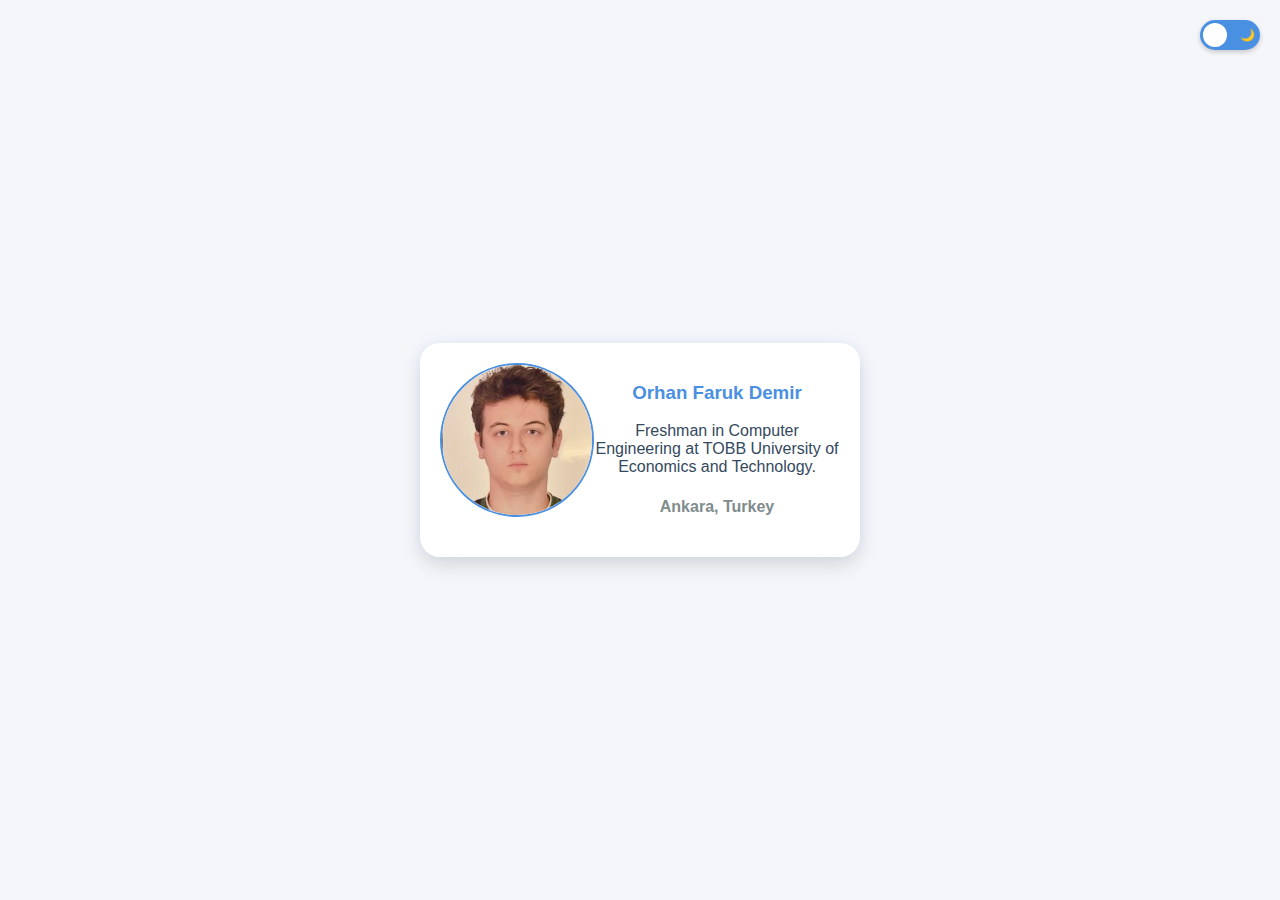
<file: index.html>
<!DOCTYPE html>
<html>

<head>
    <meta charset="UTF-8">
    <meta name="viewport" content="width=device-width, initial-scale=1.0">
    <title>Orhan Faruk Demir - Personal Card</title>
    <link rel="stylesheet" href="style.css">
</head>

<body class="theme-light">
    <button id="theme-toggle" class="theme-toggle">
        <div class="theme-icons">
            <span>☀️</span>
            <span>🌙</span>
        </div>
        <div class="toggle-circle"></div>
    </button>

    <div class="card">
        <div>
            <img src="me.jpg" alt="me" class="avatar">
        </div>

        <div>
            <h3>Orhan Faruk Demir</h3>
            <p>Freshman in Computer Engineering at TOBB University of Economics and Technology.</p>
            <h4>Ankara, Turkey</h4>
        </div>
    </div>

    <script>
        const themeToggle = document.getElementById('theme-toggle');
        const body = document.body;

        themeToggle.addEventListener('click', () => {
            if (body.classList.contains('theme-light')) {
                body.classList.replace('theme-light', 'theme-dark');
            } else {
                body.classList.replace('theme-dark', 'theme-light');
            }
        });
    </script>
</body>

</html>
</file>
<file: style.css>
body {
    margin: 0;
    font-family: Verdana, Geneva, Tahoma, sans-serif;
    transition: all 0.3s ease;
    min-height: 100vh;
    display: flex;
    justify-content: center;
    align-items: center;
}

.avatar {
    width: 150px;
    border-radius: 50%;
    border: 2px solid #4a90e2;
    transition: all 0.3s ease;
}

.card {
    width: 400px;
    margin: 0 auto;
    padding: 20px;
    display: flex;
    justify-content: space-around;
    text-align: center;
    background: #ffffff;
    color: #2c3e50;
    border-radius: 20px;
    box-shadow: 0 10px 20px rgba(0, 0, 0, 0.1),
        0 0 15px rgba(74, 144, 226, 0.1);
    transition: all 0.3s ease;
}

/* Theme Toggle Button Styles */
.theme-toggle {
    position: fixed;
    top: 20px;
    right: 20px;
    width: 60px;
    height: 30px;
    border-radius: 15px;
    border: none;
    cursor: pointer;
    background-color: #4a90e2;
    padding: 3px;
    transition: all 0.3s ease;
    display: flex;
    align-items: center;
    justify-content: space-between;
    box-shadow: 0 2px 5px rgba(0, 0, 0, 0.2);
}

.theme-icons {
    position: absolute;
    width: 100%;
    height: 100%;
    display: flex;
    justify-content: space-between;
    align-items: center;
    padding: 0;
    pointer-events: none;
    color: white;
}

.theme-icons span {
    font-size: 12px;
    line-height: 1;
    display: flex;
    align-items: center;
}

.theme-icons span:first-child {
    margin-left: 8px;
}

.theme-icons span:last-child {
    margin-right: 8px;
    transform: none;
}

.toggle-circle {
    width: 24px;
    height: 24px;
    background-color: #ffffff;
    border-radius: 50%;
    transition: transform 0.3s ease;
    position: relative;
    z-index: 2;
}

.theme-dark .theme-toggle {
    background-color: #34495e;
    box-shadow: 0 2px 5px rgba(0, 0, 0, 0.4);
}

.theme-dark .toggle-circle {
    transform: translateX(30px);
}

.theme-dark .theme-icons {
    color: #2b2839;
}

/* Light Theme */
.theme-light {
    background-color: #f5f6fa;
}

.theme-light .card {
    background: #ffffff;
    color: #2c3e50;
    box-shadow: 0 10px 20px rgba(0, 0, 0, 0.1),
        0 0 15px rgba(74, 144, 226, 0.1);
}

.theme-light .card:hover {
    box-shadow: 0 15px 30px rgba(0, 0, 0, 0.15),
        0 0 20px rgba(74, 144, 226, 0.2);
    transform: translateY(-2px);
}

.theme-light .card h3 {
    color: #4a90e2;
}

.theme-light .card p {
    color: #34495e;
}

.theme-light .card h4 {
    color: #7f8c8d;
}

/* Dark Theme */
.theme-dark {
    background-color: #2c3e50;
}

.theme-dark .card {
    background: #34495e;
    color: #ecf0f1;
    box-shadow: 0 10px 20px rgba(0, 0, 0, 0.3),
        0 0 15px rgba(52, 152, 219, 0.3);
}

.theme-dark .card:hover {
    box-shadow: 0 15px 30px rgba(0, 0, 0, 0.4),
        0 0 20px rgba(52, 152, 219, 0.4);
    transform: translateY(-2px);
}

.theme-dark .card h3 {
    color: #4a90e2;
}

.theme-dark .card p {
    color: #bdc3c7;
}

.theme-dark .card h4 {
    color: #3498db;
}

.theme-dark .avatar {
    border-color: #3498db;
}

.theme-dark .theme-toggle {
    background-color: #34495e;
    box-shadow: 0 2px 5px rgba(0, 0, 0, 0.4);
}
</file>
